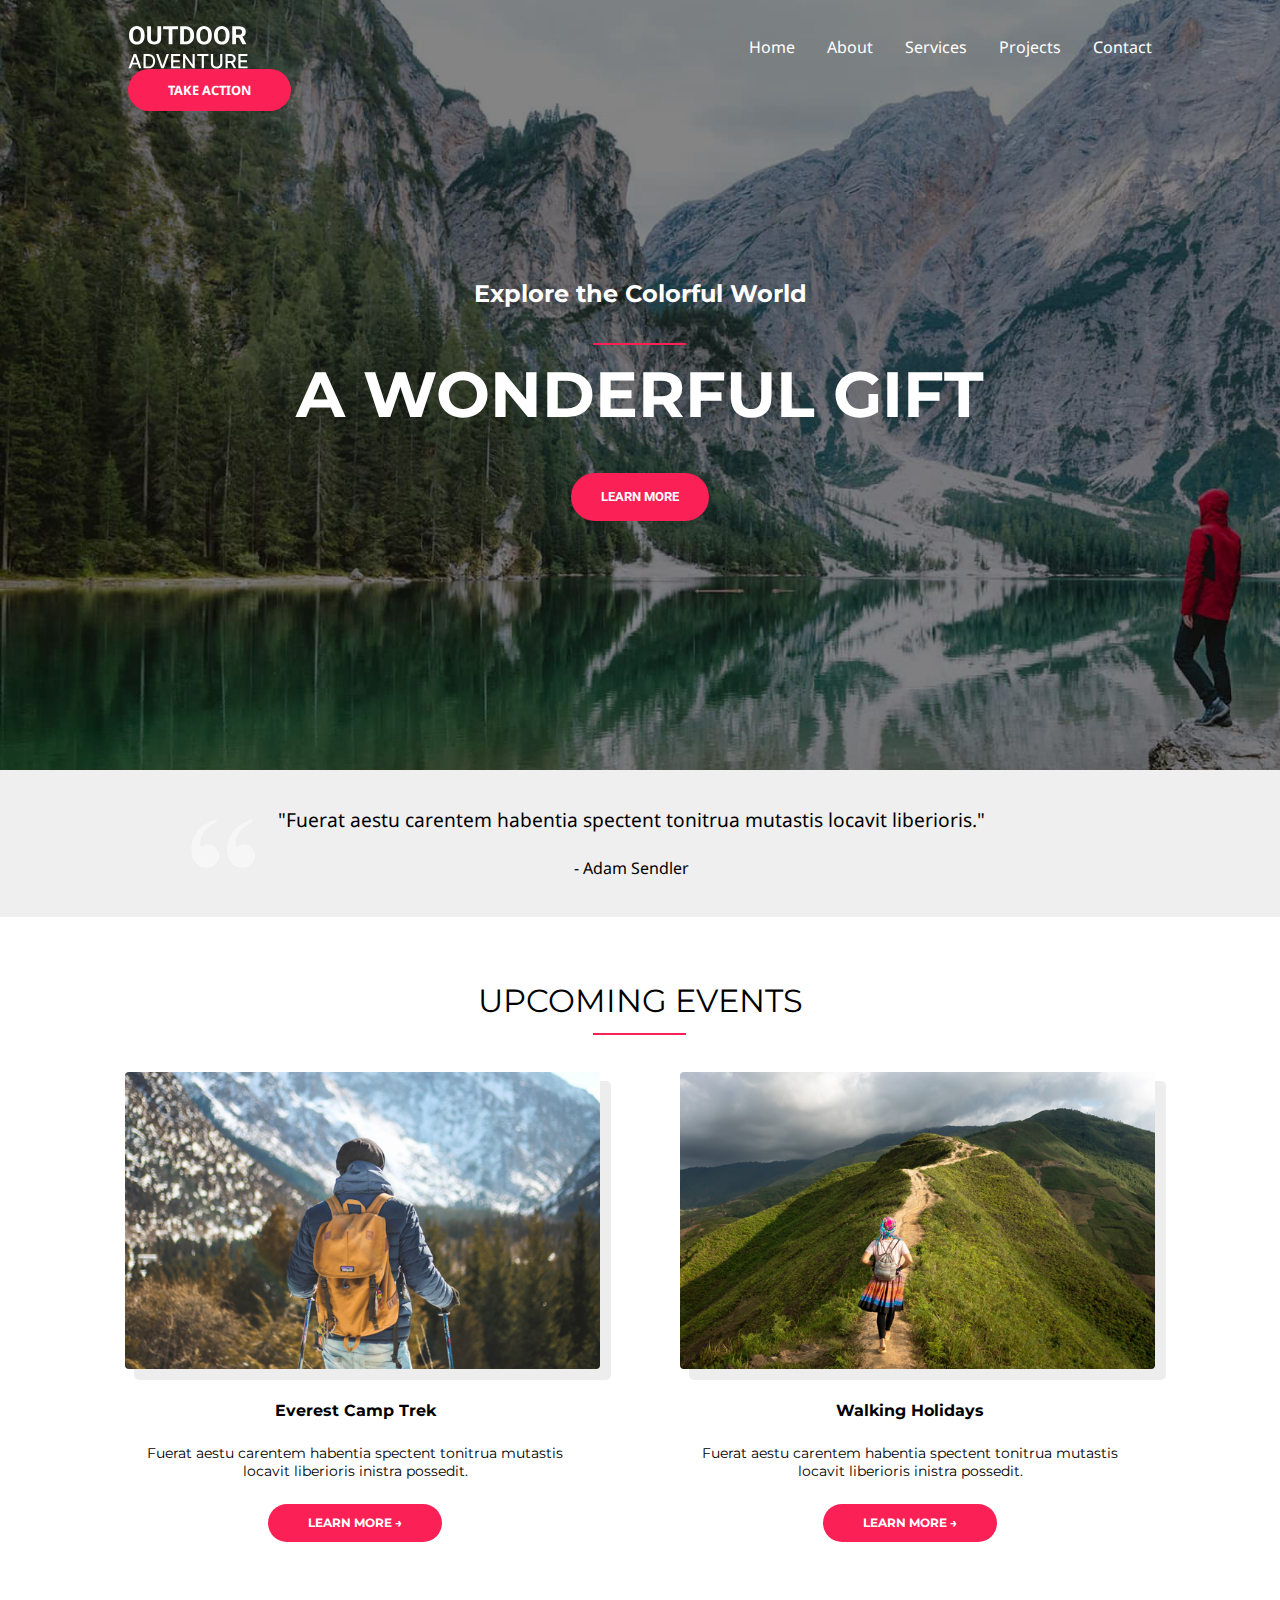
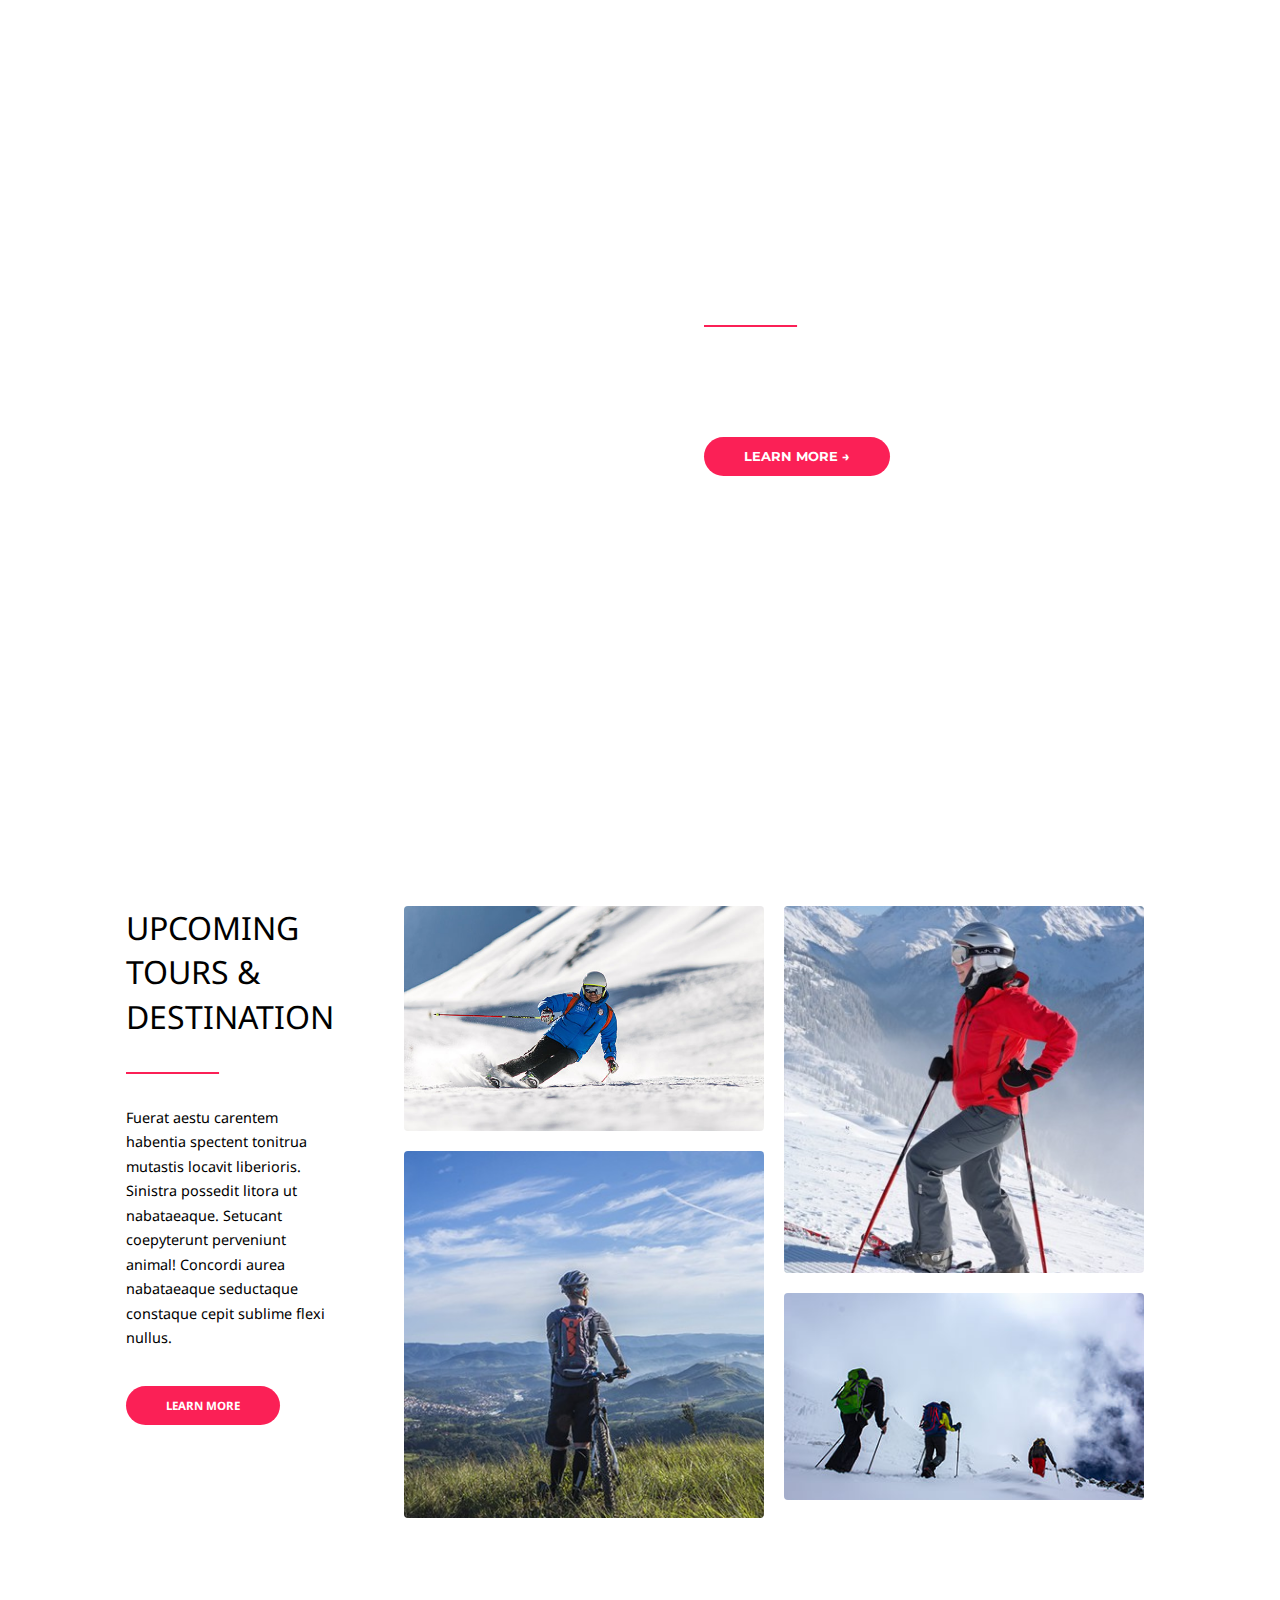
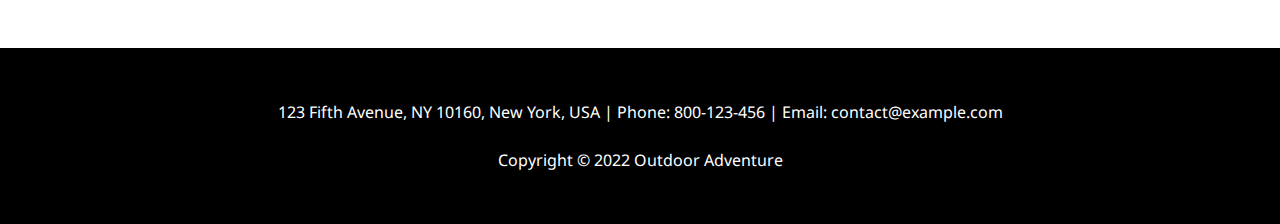
<file: index.html>
<!DOCTYPE html>
<html lang="fr">
<head>
    <meta charset="UTF-8">
    <meta http-equiv="X-UA-Compatible" content="IE=edge">
    <meta name="viewport" content="width=device-width, initial-scale=1.0">
    <link rel="stylesheet" href="/css/style.css">
    <link href="https://fonts.googleapis.com/css2?family=Noto+Sans:wght@100;200;300;400;500;600;700;800;900&display=swap" rel="stylesheet">
    <link href="https://fonts.googleapis.com/css2?family=Montserrat:wght@100;300;400;500;600;700;800;900&display=swap" rel="stylesheet">
    <link href="https://fonts.googleapis.com/css2?family=Roboto:wght@100;300;400;500;700;900&display=swap" rel="stylesheet">
    <title>Outdoor Adventure</title>
</head>
<body>
    <header>
        <img class="logo" src="./images/logo.svg" alt="logo">
        <nav>
            <li><a href="./index.html">Home</a></li>
            <li><a href="./about.html">About</a></li>
            <li><a href="./services.html">Services</a></li>
            <li><a href="./projects.html">Projects</a></li>
            <li><a href="./contact.html">Contact</a></li>
        </nav>
        <p class="takeAction"><a href="#">TAKE ACTION</a></p>
    </header>

    <main>
        <section class="banniere">
            <div class="contenuBanniere">
                <h2>Explore the Colorful World</h2>
                <img src="/images/line.svg" alt="line">
                <h1>A WONDERFUL GIFT</h1>
                <a href="learnMoreBanniere.html">
                    <p class="learnMore">LEARN MORE</p>
                </a>
            </div>
        </section>

        <section class="banner">
            <img class="quotes" src="/images/quote.png" alt="quotes">
            <div class="citation">
                <h1>"Fuerat aestu carentem habentia spectent tonitrua mutastis locavit liberioris."</h1>
                    <h2>- Adam Sendler</h2>
            </div>
        </section>

        <section class="upcomingEvents">
            <h2>UPCOMING EVENTS</h2>
            <img src="/images/line.svg" alt="line">
            <div class="detailsUpcomingEvents">
                <div class="detailLeft">
                    <img src="/images/hiking.jpg" alt="hikingImage">
                    <h5>Everest Camp Trek</h5>
                    <p>Fuerat aestu carentem habentia spectent tonitrua mutastis locavit liberioris inistra possedit.</p>
                    <p class="button"><a href="#">LEARN MORE →</a></p>
                </div>
                <div class="detailRight">
                    <img src="/images/walking.jpg" alt="walkingImage">
                    <h5>Walking Holidays</h5>
                    <p>Fuerat aestu carentem habentia spectent tonitrua mutastis locavit liberioris inistra possedit.</p>
                    <p class="button"><a href="#">LEARN MORE →</a></p>
                </div>
            </div>
            </section>

            <section class="exploreWorld">
                <div class="exploreWorldText">
                    <h2>EXPLORE THE WORLD</h2>
                    <img src="/images/line.svg" alt="line">
                    <p class="text">Diremit mundi mare undae nunc mixtam tanto sibi. Nubes unda concordi. Fert his. Recessit mentes
                        praecipites locum caligine sui egens erat. Silvas caeli regna.</p>
                    <p class="button"><a href="#">LEARN MORE →</a></p>
                </div>
            </section>

            <section class="upcomingTours">
                <div class="upcomingToursText">
                    <h2>UPCOMING TOURS & DESTINATION</h2>
                    <img src="/images/line.svg" alt="line">
                    <p>Fuerat aestu carentem habentia spectent tonitrua mutastis locavit liberioris. Sinistra possedit litora ut
                        nabataeaque. Setucant coepyterunt perveniunt animal! Concordi aurea nabataeaque seductaque constaque
                        cepit sublime flexi nullus.</p>
                    <p class="button"><a href="#">LEARN MORE</a></p>
                </div>
                <div class="imgLeft">
                    <img class="outdoorOne" src="/images/outdoor1.jpg" alt="1">
                    <img class="outdoorTwo" src="/images/outdoor2.jpg" alt="2">
                </div>
                <div class="imgRight">
                    <img class="outdoorThree" src="/images/outdoor3.jpg" alt="3">
                    <img class="outdoorFour" src="/images/outdoor4.jpg" alt="4">
                </div>
            </section>

            <footer>
                <p>123 Fifth Avenue, NY 10160, New York, USA | Phone: 800-123-456 | Email: contact@example.com</p>
                <p>Copyright © 2022 Outdoor Adventure</p>
            </footer>
    </main>
</body>
</html>
</file>
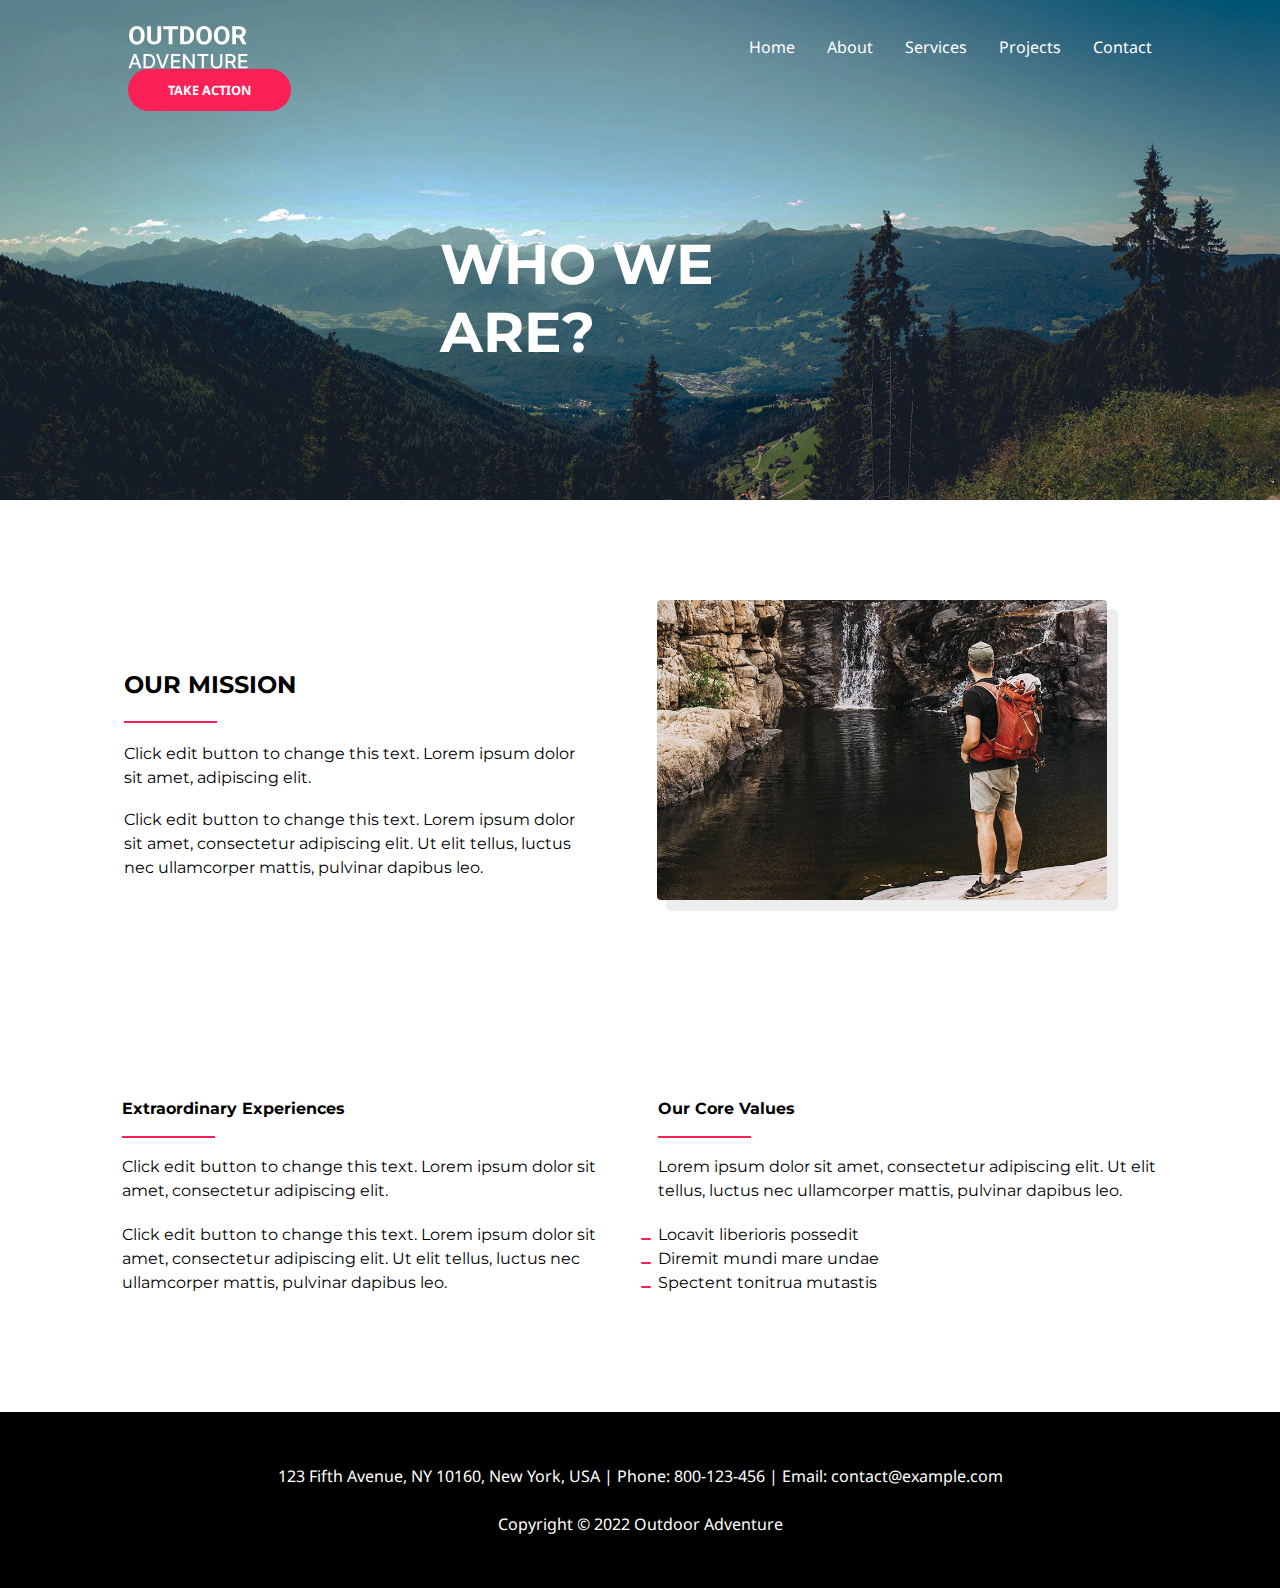
<file: about.html>
<!DOCTYPE html>
<html lang="fr">

<head>
    <meta charset="UTF-8">
    <meta http-equiv="X-UA-Compatible" content="IE=edge">
    <meta name="viewport" content="width=device-width, initial-scale=1.0">
    <link
        href="https://fonts.googleapis.com/css2?family=Noto+Sans:wght@100;200;300;400;500;600;700;800;900&display=swap"
        rel="stylesheet">
    <link href="https://fonts.googleapis.com/css2?family=Montserrat:wght@100;300;400;500;600;700;800;900&display=swap"
        rel="stylesheet">
    <link href="https://fonts.googleapis.com/css2?family=Roboto:wght@100;300;400;500;700;900&display=swap"
        rel="stylesheet">
    <link rel="stylesheet" href="/css/cssAbout/about.css">
    <title>Outdoor Adventure</title>
</head>

<body>
    <header>
        <img class="logo" src="/images/logo.svg" alt="logo">
        <nav>
            <li><a href="./index.html">Home</a></li>
            <li><a href="./about.html">About</a></li>
            <li><a href="./services.html">Services</a></li>
            <li><a href="./projects.html">Projects</a></li>
            <li><a href="./contact.html">Contact</a></li>
        </nav>
        <p class="takeAction"><a href="#">TAKE ACTION</a></p>
    </header>
    <main>
        <div class="banniere">
            <h1>WHO WE ARE?</h1>
        </div>
        <section class="mission">
            <div class="textMission">
                <h2>OUR MISSION</h2>
                <img src="/images/line.svg" alt="line">
                <p class="firstText">Click edit button to change this text. Lorem ipsum dolor sit amet, adipiscing elit.
                </p>
                <p>Click edit button to change this text. Lorem ipsum dolor sit amet, consectetur adipiscing elit. Ut
                    elit tellus, luctus nec ullamcorper mattis, pulvinar dapibus leo.</p>
            </div>
            <div class="imageMission">
                <img src="/images/about/outdoor1.png" alt="outdoorImage">
            </div>
        </section>
        <section class="experiencesAndValues">
            <div class="experiences">
                <h4>Extraordinary Experiences</h4>
                <img src="/images/line.svg" alt="line">
                <p>Click edit button to change this text. Lorem ipsum dolor sit amet, consectetur adipiscing elit.</p>
                <p>Click edit button to change this text. Lorem ipsum dolor sit amet, consectetur adipiscing elit. Ut
                    elit tellus, luctus nec ullamcorper mattis, pulvinar dapibus leo.</p>
            </div>
            <div class="values">
                <h4>Our Core Values</h4>
                <img src="/images/line.svg" alt="line">
                <p>Lorem ipsum dolor sit amet, consectetur adipiscing elit. Ut elit tellus, luctus nec ullamcorper
                    mattis, pulvinar dapibus leo.</p>
                <li>Locavit liberioris possedit</li>
                <li>Diremit mundi mare undae</li>
                <li>Spectent tonitrua mutastis</li>
            </div>
        </section>
        <footer>
            <p>123 Fifth Avenue, NY 10160, New York, USA | Phone: 800-123-456 | Email: contact@example.com</p>
            <p>Copyright © 2022 Outdoor Adventure</p>
        </footer>
    </main>
</body>

</html>
</file>
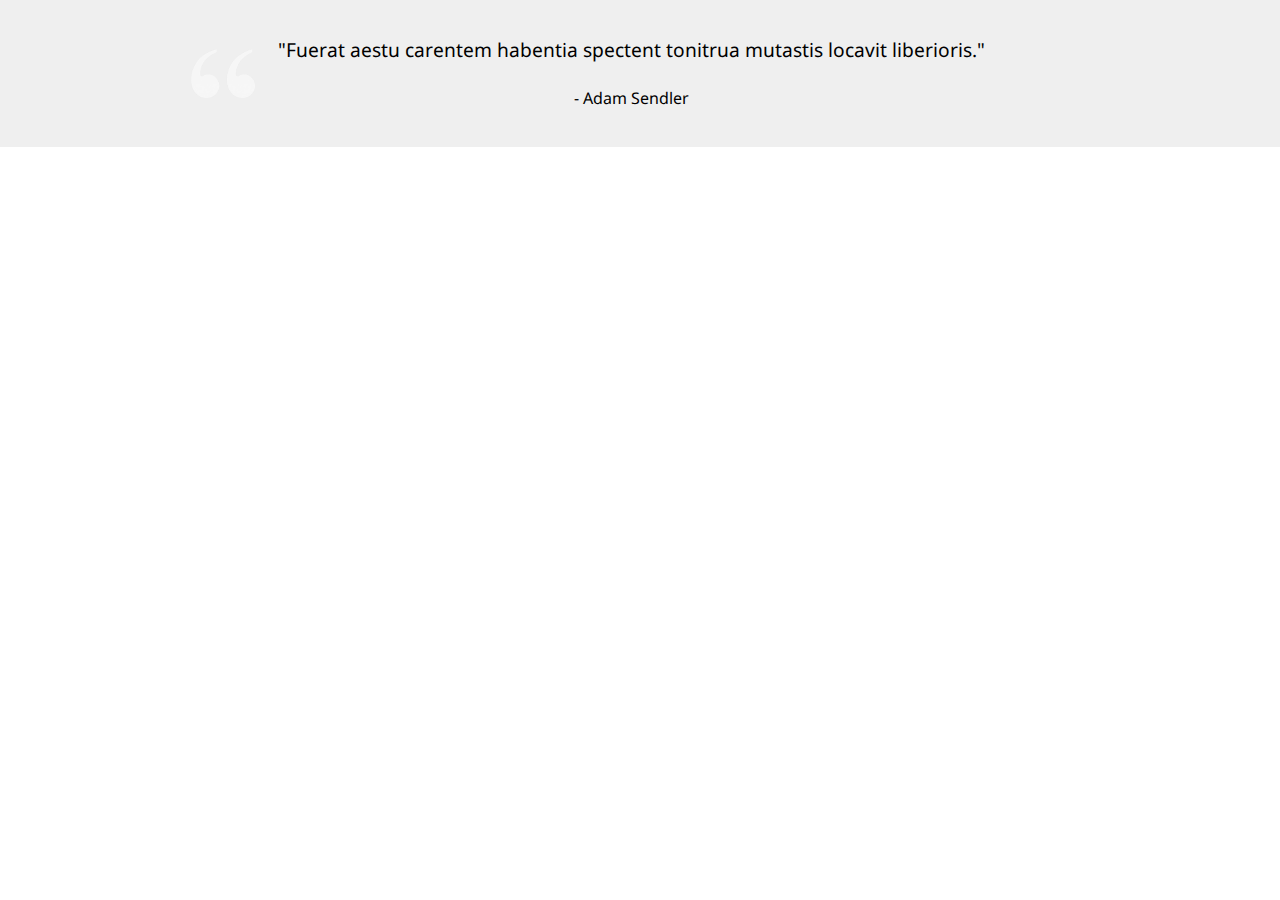
<file: banner.html>
<!DOCTYPE html>
<html lang="fr">

<head>
    <meta charset="UTF-8">
    <meta http-equiv="X-UA-Compatible" content="IE=edge">
    <meta name="viewport" content="width=device-width, initial-scale=1.0">
    <link rel="stylesheet" href="/css/banner.css">
    <link href="https://fonts.googleapis.com/css2?family=Noto+Sans:wght@100;200;300;400;500;600;700;800;900&display=swap" rel="stylesheet">
    <title>Outdoor Adventure</title>
</head>

<body>
    <section class="banner">
        <img class="quotes" src="/images/quote.png" alt="quotes">
        <div class="citation">
            <h1>"Fuerat aestu carentem habentia spectent tonitrua mutastis locavit liberioris."</h1>
                <h2>- Adam Sendler</h2>
        </div>
    </section>
</body>

</html>
</file>
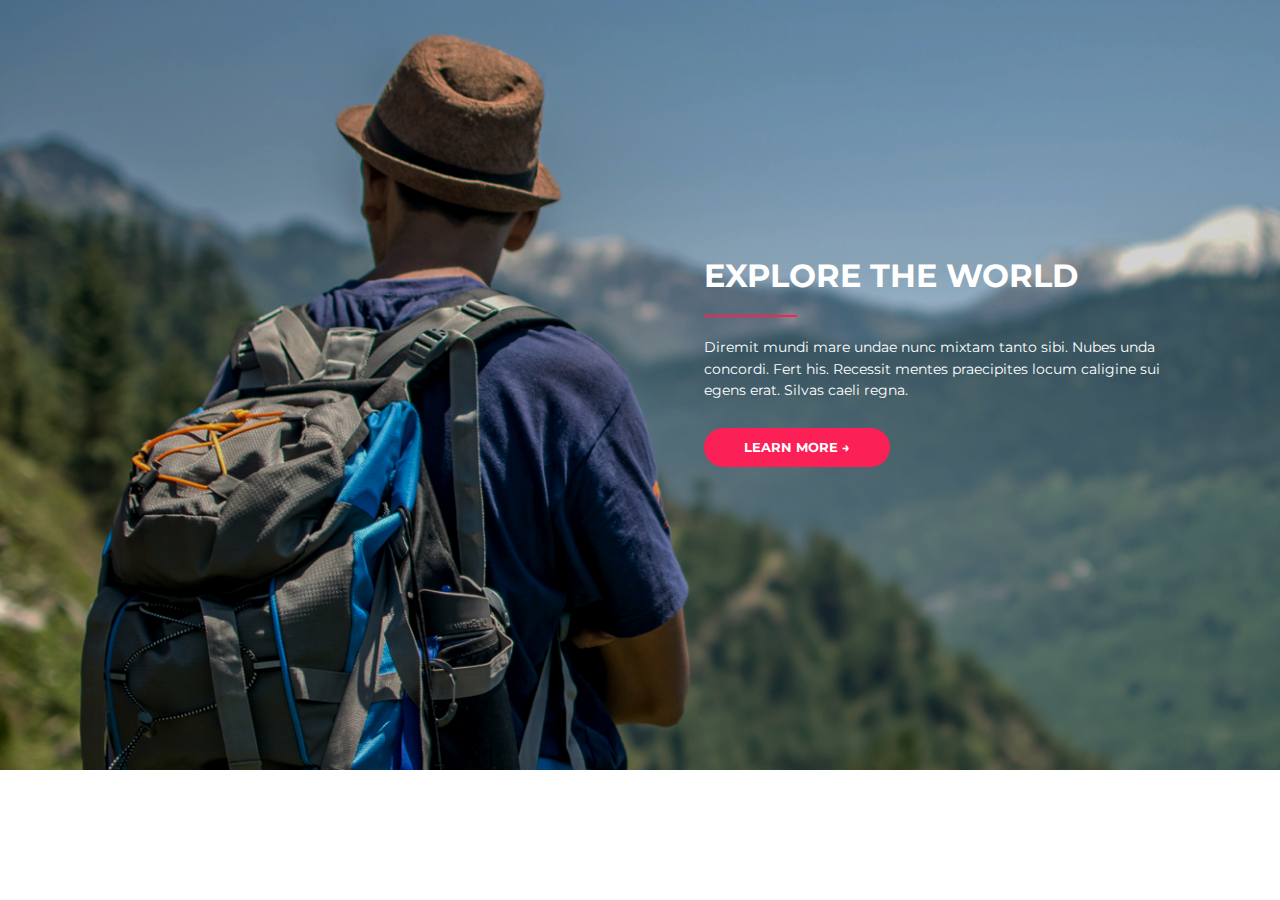
<file: exploreTheWorld.html>
<!DOCTYPE html>
<html lang="fr">

<head>
    <meta charset="UTF-8">
    <meta http-equiv="X-UA-Compatible" content="IE=edge">
    <meta name="viewport" content="width=device-width, initial-scale=1.0">
    <link href="https://fonts.googleapis.com/css2?family=Montserrat:wght@100;300;400;500;600;700;800;900&display=swap" rel="stylesheet">
    <link rel="stylesheet" href="/css/exploreTheWorld.css">
    <title>Outdoor Experience</title>
</head>

<body>
    <section class="exploreWorld">
        <div class="exploreWorldText">
            <h2>EXPLORE THE WORLD</h2>
            <img src="/images/line.svg" alt="line">
            <p class="text">Diremit mundi mare undae nunc mixtam tanto sibi. Nubes unda concordi. Fert his. Recessit mentes
                praecipites locum caligine sui egens erat. Silvas caeli regna.</p>
            <p class="button"><a href="#">LEARN MORE →</a></p>
        </div>
    </section>

</body>

</html>
</file>
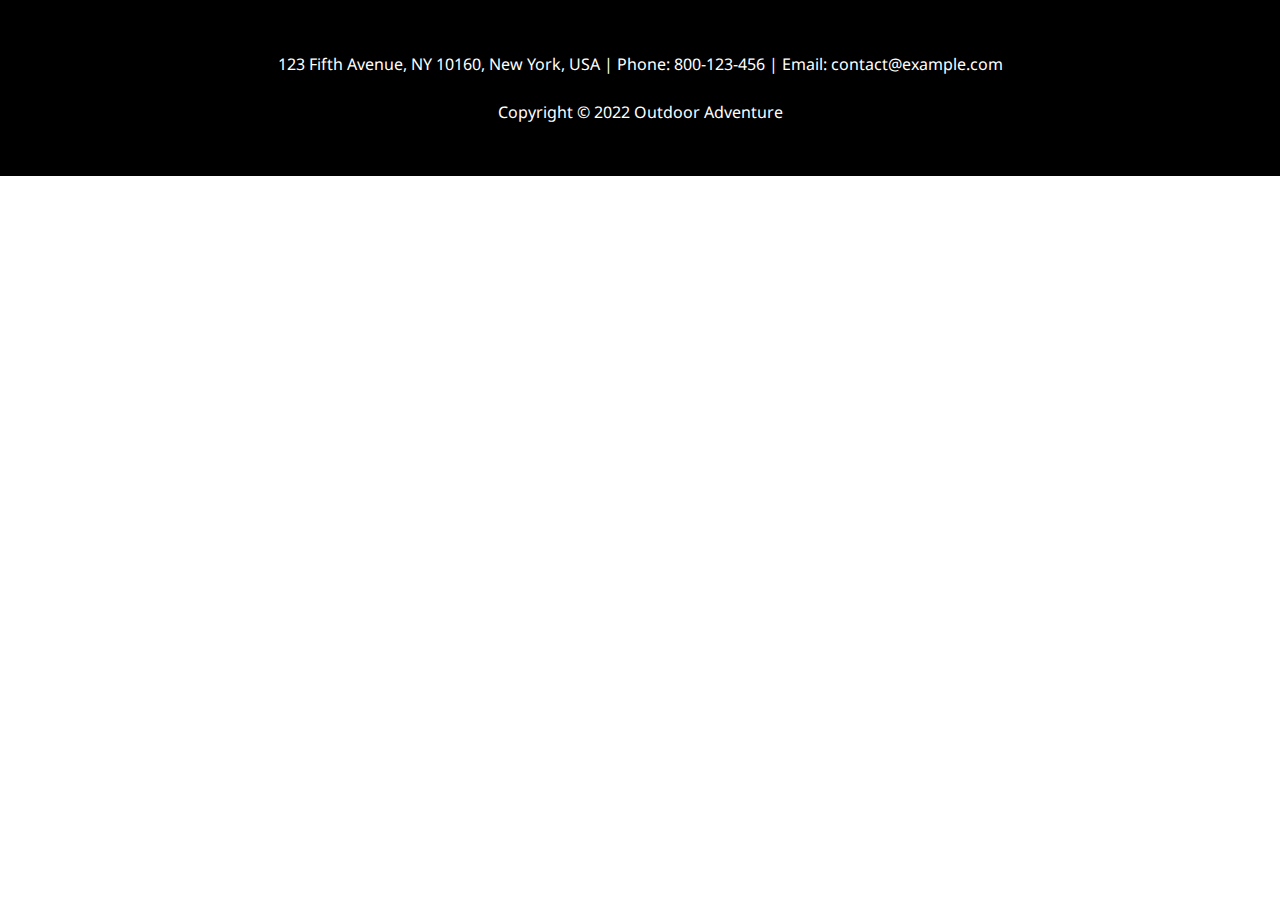
<file: footer.html>
<!DOCTYPE html>
<html lang="fr">

<head>
    <meta charset="UTF-8">
    <meta http-equiv="X-UA-Compatible" content="IE=edge">
    <meta name="viewport" content="width=device-width, initial-scale=1.0">
    <link rel="stylesheet" href="/css/footer.css">
    <link href="https://fonts.googleapis.com/css2?family=Noto+Sans:wght@200;300;400&display=swap" rel="stylesheet">
    <title>Outdoor Adventure</title>
</head>

<body>
    <footer>
        <p>123 Fifth Avenue, NY 10160, New York, USA | Phone: 800-123-456 | Email: contact@example.com</p>
        <p>Copyright © 2022 Outdoor Adventure</p>
    </footer>
</body>

</html>
</file>
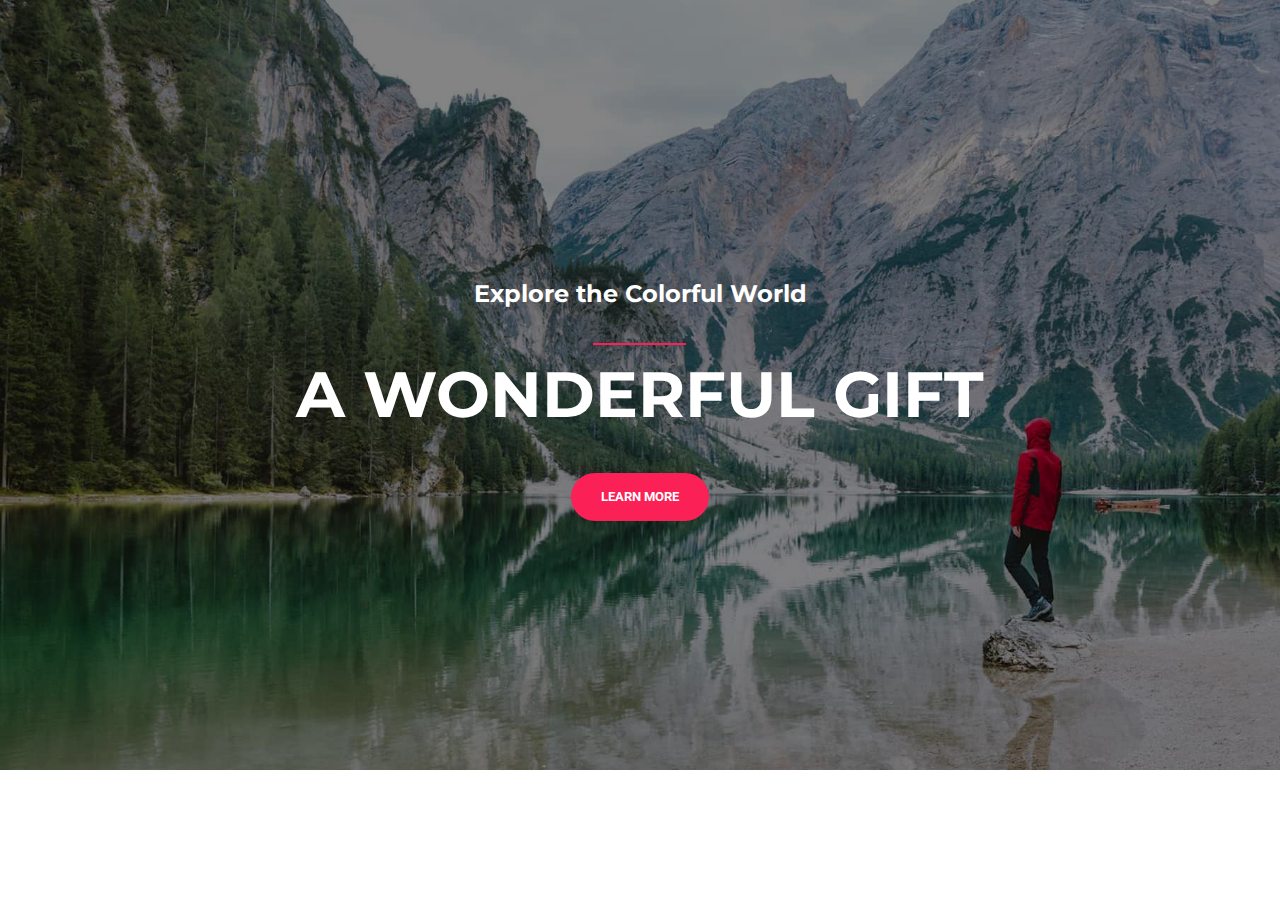
<file: main.html>
<!DOCTYPE html>
<html lang="fr">

<head>
    <meta charset="UTF-8">
    <meta http-equiv="X-UA-Compatible" content="IE=edge">
    <meta name="viewport" content="width=device-width, initial-scale=1.0">
    <link rel="stylesheet" href="/css/main.css">
    <link href="https://fonts.googleapis.com/css2?family=Montserrat:wght@100;300;400;500;600;700;800;900&display=swap" rel="stylesheet">
    <link href="https://fonts.googleapis.com/css2?family=Roboto:wght@100;300;400;500;700;900&display=swap" rel="stylesheet">
    <title>Outdoor Adventure</title>
</head>

<body>
    <main>
        <section class="banniere">
            <div class="contenuBanniere">
                <h2>Explore the Colorful World</h2>
                <img src="/images/line.svg" alt="line">
                <h1>A WONDERFUL GIFT</h1>
                <a href="learnMoreBanniere.html">
                    <p class="learnMore">LEARN MORE</p>
                </a>
            </div>
        </section>
    </main>
</body>

</html>
</file>
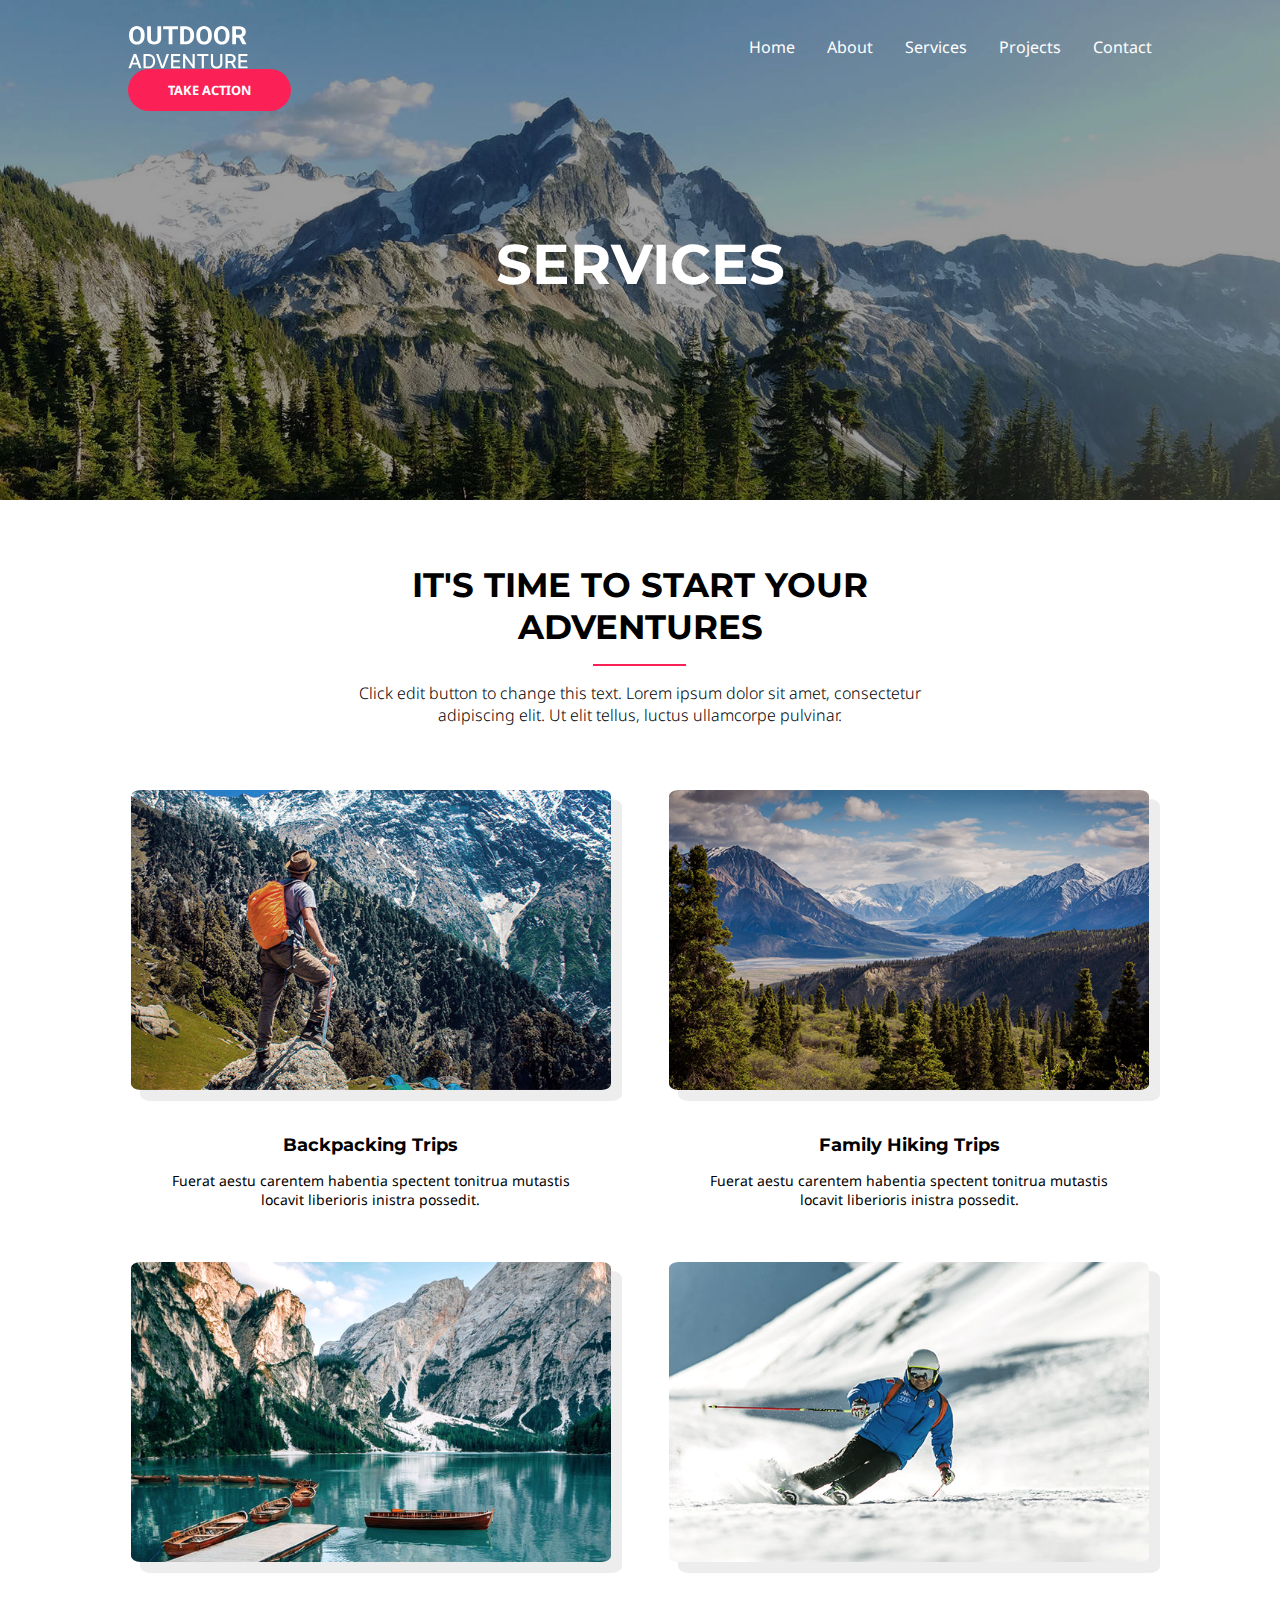
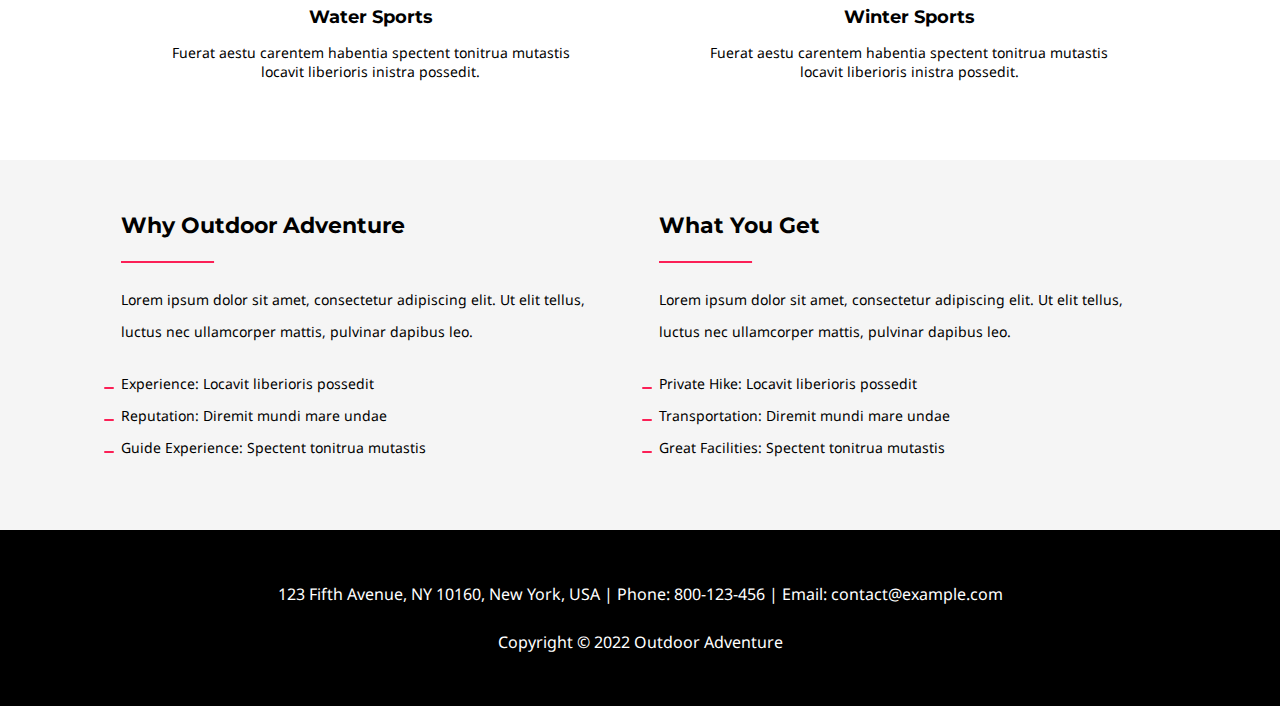
<file: services.html>
<!DOCTYPE html>
<html lang="fr">

<head>
    <meta charset="UTF-8">
    <meta http-equiv="X-UA-Compatible" content="IE=edge">
    <meta name="viewport" content="width=device-width, initial-scale=1.0">
    <link
        href="https://fonts.googleapis.com/css2?family=Noto+Sans:wght@100;200;300;400;500;600;700;800;900&display=swap"
        rel="stylesheet">
    <link href="https://fonts.googleapis.com/css2?family=Montserrat:wght@100;300;400;500;600;700;800;900&display=swap"
        rel="stylesheet">
    <link href="https://fonts.googleapis.com/css2?family=Roboto:wght@100;300;400;500;700;900&display=swap"
        rel="stylesheet">
    <link rel="stylesheet" href="/css/cssServices/services.css">
    <title>Outdoor Adventure</title>
</head>

<body>
    <header>
        <img class="logo" src="/images/logo.svg" alt="logo">
        <nav>
            <li><a href="./index.html">Home</a></li>
            <li><a href="./about.html">About</a></li>
            <li><a href="./services.html">Services</a></li>
            <li><a href="./projects.html">Projects</a></li>
            <li><a href="./contact.html">Contact</a></li>
        </nav>
        <p class="takeAction"><a href="#">TAKE ACTION</a></p>
    </header>
    <main>
        <div class="banniere">
            <h1>SERVICES</h1>
        </div>
        <section class="startAdventures">
            <h2>IT'S TIME TO START YOUR ADVENTURES</h2>
            <img src="/images/line.svg" alt="line">
            <p>Click edit button to change this text. Lorem ipsum dolor sit amet, consectetur adipiscing elit. Ut elit
                tellus, luctus ullamcorpe pulvinar.</p>
        </section>
        <section class="firstLineImages">
            <div class="firstLeft">
                <img src="/images/services/outdoor1Services.png" alt="#">
                <h5>Backpacking Trips</h5>
                <p>Fuerat aestu carentem habentia spectent tonitrua mutastis locavit liberioris inistra possedit.</p>
            </div>
            <div class="firstRight">
                <img src="/images/services/outdoor2Services.png" alt="#">
                <h5>Family Hiking Trips</h5>
                <p>Fuerat aestu carentem habentia spectent tonitrua mutastis locavit liberioris inistra possedit.</p>
            </div>
        </section>
        <section class="secondLineImages">
            <div class="firstLeft">
                <img src="/images/services/outdoor3Services.png" alt="#">
                <h5>Water Sports</h5>
                <p>Fuerat aestu carentem habentia spectent tonitrua mutastis locavit liberioris inistra possedit.</p>
            </div>
            <div class="firstRight">
                <img src="/images/services/outdoor4Services.png" alt="#">
                <h5>Winter Sports</h5>
                <p>Fuerat aestu carentem habentia spectent tonitrua mutastis locavit liberioris inistra possedit.</p>
            </div>
        </section>
        <section class="whyWhat">
            <div class="why">
                <h4>Why Outdoor Adventure</h4>
                <img src="/images/line.svg" alt="line">
                <p>Lorem ipsum dolor sit amet, consectetur adipiscing elit. Ut elit tellus, luctus nec ullamcorper
                    mattis, pulvinar dapibus leo.</p>
                <li>Experience: Locavit liberioris possedit</li>
                <li>Reputation: Diremit mundi mare undae</li>
                <li>Guide Experience: Spectent tonitrua mutastis</li>
            </div>
            <div class="what">
                <h4>What You Get</h4>
                <img src="/images/line.svg" alt="line">
                <p>Lorem ipsum dolor sit amet, consectetur adipiscing elit. Ut elit tellus, luctus nec ullamcorper
                    mattis, pulvinar dapibus leo.</p>
                <li>Private Hike: Locavit liberioris possedit</li>
                <li>Transportation: Diremit mundi mare undae</li>
                <li>Great Facilities: Spectent tonitrua mutastis</li>
            </div>
        </section>
    </main>
    <footer>
        <p>123 Fifth Avenue, NY 10160, New York, USA | Phone: 800-123-456 | Email: contact@example.com</p>
        <p>Copyright © 2022 Outdoor Adventure</p>
    </footer>
</body>

</html>
</file>
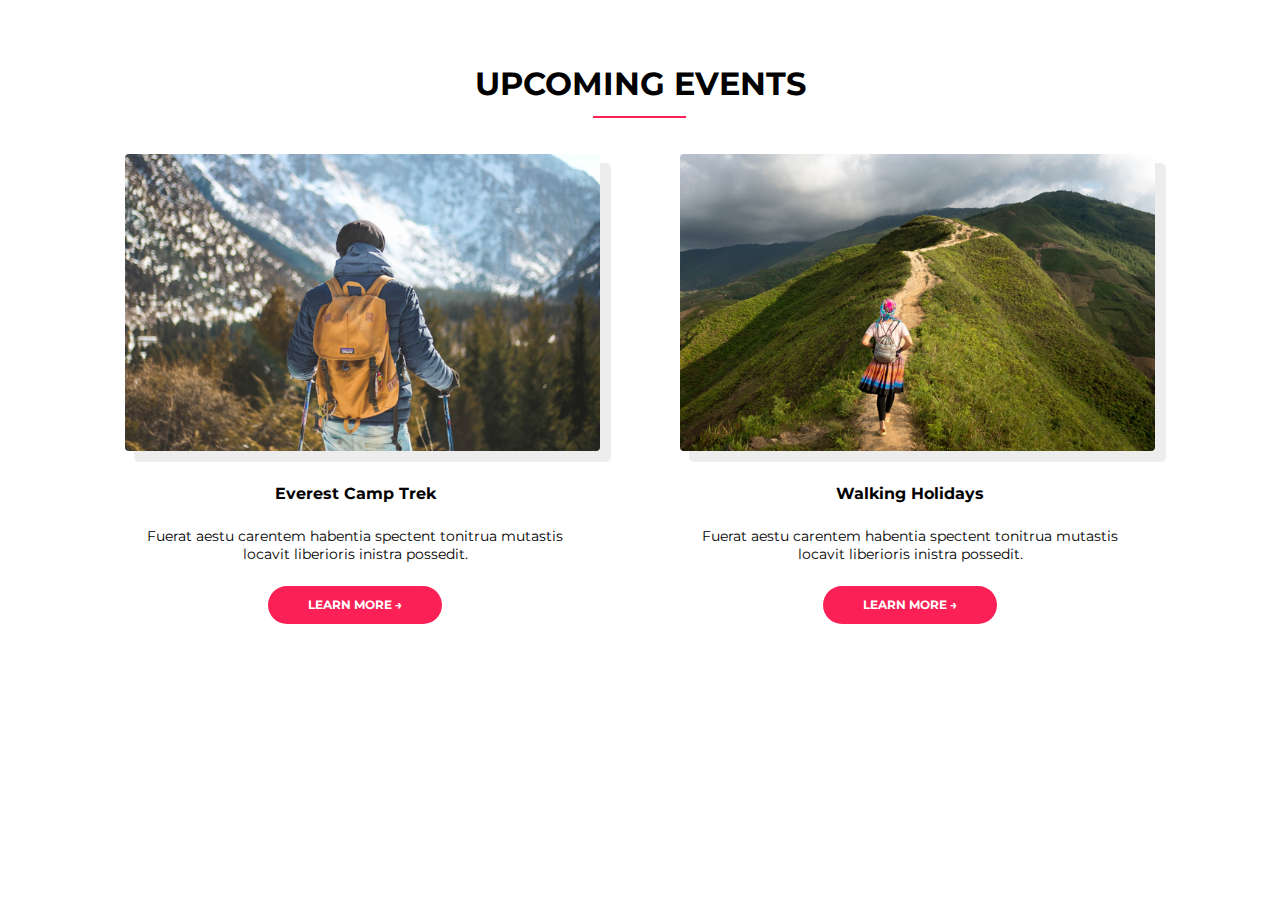
<file: upcomingEventsReset.html>
<!DOCTYPE html>
<html lang="fr">

<head>
    <meta charset="UTF-8">
    <meta http-equiv="X-UA-Compatible" content="IE=edge">
    <meta name="viewport" content="width=device-width, initial-scale=1.0">
    <link href="https://fonts.googleapis.com/css2?family=Montserrat:wght@100;300;400;500;600;700;800;900&display=swap" rel="stylesheet">
    <link rel="stylesheet" href="/css/upcomingEventsReset.css">
    <title>Outdoor Adventure</title>
</head>

<body>
    <section class="upcomingEvents">
        <h2>UPCOMING EVENTS</h2>
        <img src="/images/line.svg" alt="line">
        <div class="detailsUpcomingEvents">
            <div class="detailLeft">
                <img src="/images/hiking.jpg" alt="hikingImage">
                <h5>Everest Camp Trek</h5>
                <p>Fuerat aestu carentem habentia spectent tonitrua mutastis locavit liberioris inistra possedit.</p>
                <p class="button"><a href="#">LEARN MORE →</a></p>
            </div>
            <div class="detailRight">
                <img src="/images/walking.jpg" alt="walkingImage">
                <h5>Walking Holidays</h5>
                <p>Fuerat aestu carentem habentia spectent tonitrua mutastis locavit liberioris inistra possedit.</p>
                <p class="button"><a href="#">LEARN MORE →</a></p>
            </div>
        </div>

    </section>

</body>

</html>
</file>
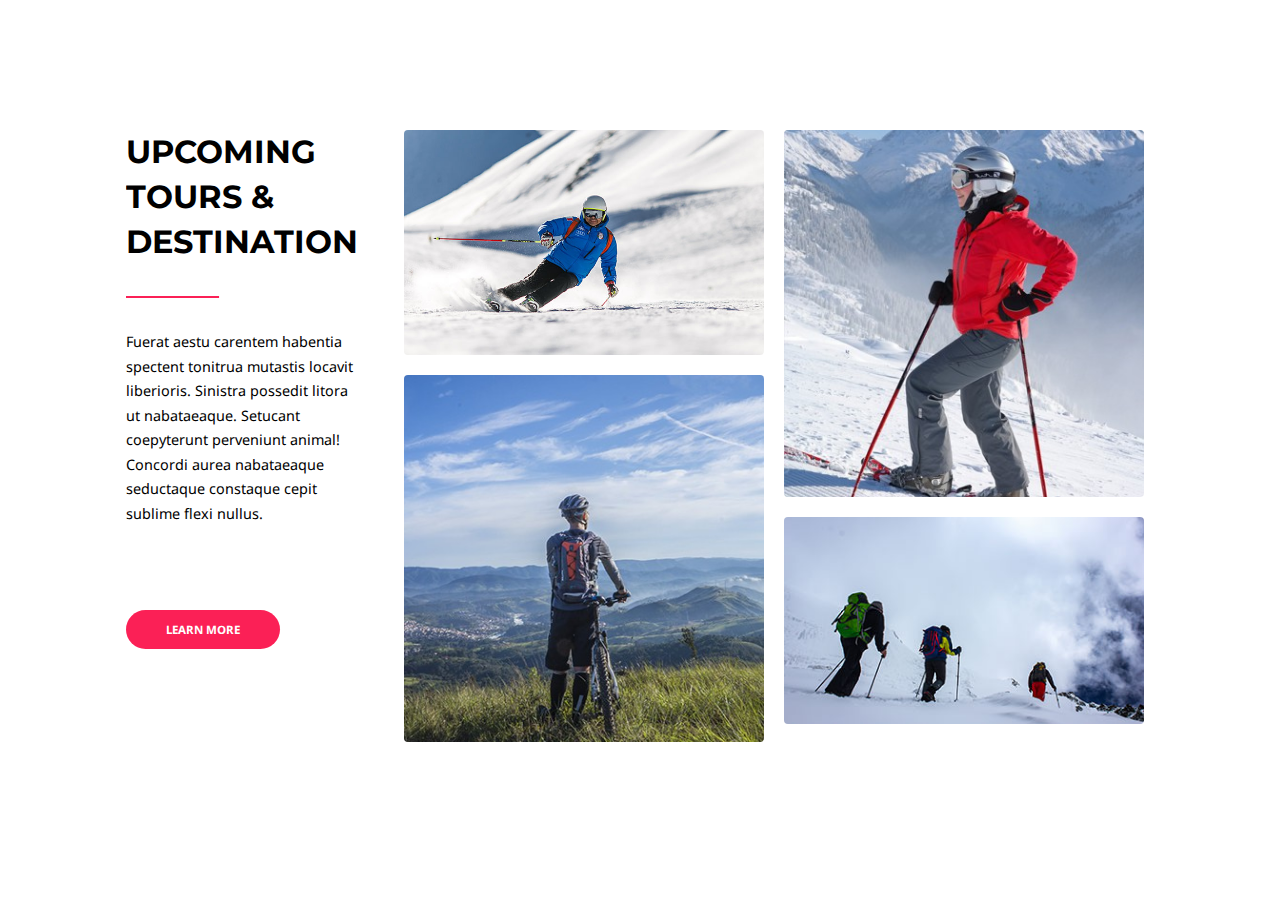
<file: upcomingTours.html>
<!DOCTYPE html>
<html lang="fr">

<head>
    <meta charset="UTF-8">
    <meta http-equiv="X-UA-Compatible" content="IE=edge">
    <meta name="viewport" content="width=device-width, initial-scale=1.0">
    <link href="https://fonts.googleapis.com/css2?family=Montserrat:wght@100;300;400;500;600;700;800;900&display=swap"
        rel="stylesheet">
    <link href="https://fonts.googleapis.com/css2?family=Noto+Sans:wght@100;200;300;400;500;600;700;800;900&display=swap"
        rel="stylesheet">
    <link rel="stylesheet" href="/css/upcomingTours.css">
    <title>Outdoor Adventure</title>
</head>

<body>
    <section class="upcomingTours">
        <div class="upcomingToursText">
            <h2>UPCOMING TOURS & DESTINATION</h2>
            <img src="/images/line.svg" alt="line">
            <p>Fuerat aestu carentem habentia spectent tonitrua mutastis locavit liberioris. Sinistra possedit litora ut
                nabataeaque. Setucant coepyterunt perveniunt animal! Concordi aurea nabataeaque seductaque constaque
                cepit sublime flexi nullus.</p>
            <p class="button"><a href="#">LEARN MORE</a></p>
        </div>
        <div class="imgLeft">
            <img class="outdoorOne" src="/images/outdoor1.jpg" alt="1">
            <img class="outdoorTwo" src="/images/outdoor2.jpg" alt="2">
        </div>
        <div class="imgRight">
            <img class="outdoorThree" src="/images/outdoor3.jpg" alt="3">
            <img class="outdoorFour" src="/images/outdoor4.jpg" alt="4">
        </div>
    </section>

</body>

</html>
</file>
<file: css/style.css>
* {
    padding: 0;
    margin: 0;
}

/* header */

li,
a {
    text-decoration: none;
    color: #fff;
}

.logo {
    width: 120px;
}

header {
    background-color: rgba(255, 255, 255, 0);
    display: flex;
    flex-wrap: wrap;
    justify-content: space-between;
    justify-items: center;
    padding: 2% 10% 2% 10%;
    position: absolute;
    width: 80%;
}

header nav {
    display: flex;
    flex-direction: row;
    align-items: center;
    gap: 2em;
    padding-left: 40%;
}

header nav li,
header p {
    list-style-type: none;
    font-family: 'Noto Sans', sans-serif;
    font-size: 1em;
}

.takeAction {
    background-color: #fb2056;
    border-radius: 2em;
    align-self: center;
    padding: 12px 40px 12px 40px;
    font-weight: bold;
    font-size: 0.8em;
}

/*main*/

/*bannière principale*/
a {
    text-decoration: none;
    color: white;
}

.banniere {
    background-image: url(/images/heroBg.png);
    width: 100%;
    height: 770px;
    background-size: cover;
    background-repeat: no-repeat;
    background-attachment: fixed;
}

.contenuBanniere {
    display: flex;
    flex-wrap: wrap;
    flex-direction: column;
    align-content: center;
    align-items: center;
    padding: 270px;
    line-height: 3rem;
    color: white;
    gap: 25px;
}

.contenuBanniere h1,
.contenuBanniere h2 {
    font-family: 'Montserrat', sans-serif;
    font-weight: 700;
}

.contenuBanniere h2 {
    font-size: 1.5rem;
}

.contenuBanniere h1 {
    font-size: 4rem;
}

.contenuBanniere .learnMore {
    background-color: #fb2056;
    border-radius: 30px;
    padding: 0px 30px 0px 30px;
    margin-top: 30px;
    font-family: 'Roboto', sans-serif;
    font-weight: 700;
    font-size: 0.8em;
}

/*citation*/
.banner {
    display: flex;
    flex-wrap: wrap;
    flex-direction: row;
    background-color: #ecececd7;
    align-items: center;
    justify-content: center;
    padding: 2% 10% 2% 0
}

.quotes {
    width: 5vw;
    padding: 2%;
    opacity: .5;
}

.citation {
    display: flex;
    flex-direction: column;
    align-items: center;
    line-height: 3em;
}

h1,
h2 {
    font-family: 'Noto Sans', sans-serif;
    font-weight: 400;
}

h1 {
    font-size: 1.2em;
}

h2 {
    font-size: 1em;
}

/* upcoming events*/
.upcomingEvents {
    display: flex;
    flex-wrap: wrap;
    flex-direction: column;
    align-items: center;
    padding-bottom: 5%;
}

.upcomingEvents h2 {
    font-family: "montserrat", sans-serif;
    font-size: 2rem;
    margin-top: 5%;
}

.upcomingEvents img {
    margin-top: 1%;
    margin-bottom: 1%;
}

.upcomingEvents a {
    text-decoration: none;
    color: white;
    background-color: #fb2056;
    padding: 12px 40px 12px 40px;
    font-weight: bold;
    font-size: 0.8em;
    border-radius: 30px;
}

.detailsUpcomingEvents {
    display: flex;
    flex-wrap: wrap;
    flex-direction: row;
    gap: 5em;
}

.detailsUpcomingEvents img {
    width: 475px;
    height: 297px;
    box-shadow: 10px 10px 0 1px #00000012;
    border-radius: 4px;
    margin-top: 5%;
}

.detailsUpcomingEvents h5,
.detailsUpcomingEvents p {
    width: 460px;
    display: flex;
    flex-wrap: wrap;
    justify-content: center;
    text-align: center;
    padding-top: 5%;
}

.detailsUpcomingEvents h5 {
    font-family: "montserrat", sans-serif;
    font-size: 1rem;
}

.detailsUpcomingEvents p {
    font-family: "montserrat", sans-serif;
    font-size: .9rem;
    font-weight: 400;
}

/*explore the world*/
.exploreWorld {
    background-image: url(/images/exploreNewWorld.png);
    background-repeat: no-repeat;
    background-size: cover;
    background-attachment: fixed;
    width: 100%;
    height: 770px;
}

.exploreWorldText {
    display: flex;
    flex-wrap: wrap;
    flex-direction: column;
    width: 500px;
    padding-top: 20%;
    padding-left: 55%;
    font-family: "montserrat", sans-serif;
    align-items: flex-start;
    color: white;
}

.exploreWorldText h2,
.exploreWorldText img,
.exploreWorldText p {
    padding-bottom: 4%;
}

.exploreWorldText h2 {
    font-size: 2rem;
}

.exploreWorldText .text {
    font-size: 0.9em;
    line-height: 1.5em;
}

.exploreWorldText .button {
    padding-top: 3%;
}

.exploreWorld a {
    color: white;
    text-decoration: none;
    background-color: #fb2056;
    padding: 12px 40px 12px 40px;
    font-weight: bold;
    font-size: 0.8em;
    border-radius: 30px;
}

/*upcomingTours*/
.upcomingTours {
    display: flex;
    flex-wrap: wrap;
    justify-content: center;
    flex-direction: row;
    padding: 120px 120px;
}

.upcomingToursText {
    display: flex;
    flex-wrap: wrap;
    flex-direction: column;
    align-items: flex-start;
    width: 20%;
    padding-top: 10px;
    padding-right: 60px;
    font-family: "montserrat",sans-serif;
    gap: 2em;
}

.upcomingToursText h2{
    line-height: 1.4;
    font-size: 2rem;
}

.upcomingToursText p{
    font-family: 'Noto Sans',sans-serif;
    line-height: 1.7;
    font-size: 0.9rem;
    font-weight: 400;
    margin-bottom: 10px;
}

.upcomingTours a{
    color: white;
    text-decoration: none;
    background-color: #fb2056;
    padding: 12px 40px 12px 40px;
    font-weight: bold;
    font-size: 0.8em;
    border-radius: 30px;
}

.imgLeft {
    display: flex;
    flex-wrap: wrap;
    flex-direction: column;
    padding: 10px;
}

.imgLeft .outdoorOne {
    width: 360px;
    height: 225px;
    border-radius: 4px;
    margin-bottom: 20px;
}

.imgLeft .outdoorTwo {
    width: 360px;
    height: 367px;
    border-radius: 4px;
}

.imgRight {
    display: flex;
    flex-wrap: wrap;
    flex-direction: column;
    padding: 10px;
}

.imgRight .outdoorThree {
    width: 360px;
    height: 367px;
    border-radius: 4px;
    margin-bottom: 20px;
}

.imgRight .outdoorFour {
    width: 360px;
    height: 207px;
    border-radius: 4px;
}

/*footer*/

footer{
    display: flex;
    flex-wrap: wrap;
    flex-direction: column;
    align-items: center;
    background-color: black;
    padding-top: 40px;
    padding-bottom: 40px;
}

footer p{
    color: white;
    line-height: 3em;
    font-family:'Noto Sans', sans-serif;
}
</file>
<file: css/cssAbout/about.css>
* {
    padding: 0;
    margin: 0;
}

/* header */

li,
a {
    text-decoration: none;
    color: #fff;
}

.logo {
    width: 120px;
}

header {
    background-color: rgba(255, 255, 255, 0);
    display: flex;
    flex-wrap: wrap;
    justify-content: space-between;
    justify-items: center;
    padding: 2% 10% 2% 10%;
    position: absolute;
    width: 80%;
}

header nav {
    display: flex;
    flex-direction: row;
    align-items: center;
    gap: 2em;
    padding-left: 40%;
}

header nav li,
header p {
    list-style-type: none;
    font-family: 'Noto Sans', sans-serif;
    font-size: 1em;
}

.takeAction {
    background-color: #fb2056;
    border-radius: 2em;
    align-self: center;
    padding: 12px 40px 12px 40px;
    font-weight: bold;
    font-size: 0.8em;
}

/*main*/

/*banniere*/
.banniere {
    background-image: url(/images/about/aboutBg.png);
    width: 100%;
    height: 400px;
    background-size: cover;
    background-repeat: no-repeat;
    display: flex;
    flex-wrap: wrap;
    justify-content: center;
    padding-bottom: 100px;
}

.banniere h1{
    padding: 230px 440px 230px 440px;
    font-family: "montserrat",sans-serif;
    font-weight: bold;
    color: #fff;
    font-size: 3.5rem;
}

/*our mission*/
.mission{
    display: flex;
    flex-wrap: wrap;
    padding: 100px 100px;
    justify-content: center;
}

.textMission{
    display: flex;
    flex-wrap: wrap;
    flex-direction: column;
    align-items: flex-start;
    width: 452px;
    height: 347px;
    justify-content: center;
    font-family: "Montserrat",sans-serif;
    line-height: 1.5;
    padding-right: 7.5%;
}

.textMission h2, .textMission img, .textMission .firstText{
    padding-bottom: 4%;
}


.imageMission{
    display: flex;
    flex-wrap: wrap;
    width: 500px;
    height: 265px;
}

.imageMission img{
    width: 90%;
    border-radius: 4px;
    box-shadow: 10px 10px 0 1px #00000012;
}

/*experiences and values*/

.experiencesAndValues{
    display: flex;
    flex-wrap: wrap;
    justify-content: center;
    font-family: "montserrat",sans-serif;
    line-height: 1.5rem;
    gap: 3%;
    padding: 50px 50px;
}

.experiences, .values{
    width: 500px;
    height: 265px;
}

.experiences h4, .experiences img, .values h4, .values img{
    padding-bottom: 2%;
}

.experiences p, .values p{
    padding-bottom: 4%;
}

.values li{
    color: black;
    list-style-image: url(/images/lineLi.svg);
}

/*footer*/

footer{
    display: flex;
    flex-wrap: wrap;
    flex-direction: column;
    align-items: center;
    background-color: black;
    padding-top: 40px;
    padding-bottom: 40px;
}

footer p{
    color: white;
    line-height: 3em;
    font-family:'Noto Sans', sans-serif;
}
</file>
<file: css/banner.css>
*{
    margin: 0;
    padding: 0;
}

.banner{
    display: flex;
    flex-wrap: wrap;
    flex-direction: row;
    background-color: #ecececd7;
    align-items: center;
    justify-content: center;
    padding: 2% 10% 2% 0
}

.quotes{
    width: 5vw;
    padding: 2%;
    opacity: .5;
}

.citation{
    display: flex;
    flex-direction: column;
    align-items: center;
    line-height: 3em;
}

h1, h2{
    font-family: 'Noto Sans', sans-serif;
    font-weight: 400;
}

h1{
    font-size: 1.2em;
}

h2{
    font-size: 1em;
}
</file>
<file: css/exploreTheWorld.css>
* {
    margin: 0;
    padding: 0;
}

.exploreWorld {
    background-image: url(/images/exploreNewWorld.png);
    background-repeat: no-repeat;
    background-size: cover;
    width: 100%;
    height: 770px;
}

.exploreWorldText {
    display: flex;
    flex-wrap: wrap;
    flex-direction: column;
    width: 500px;
    padding-top: 20%;
    padding-left: 55%;
    font-family: "montserrat", sans-serif;
    align-items: flex-start;
    color: white;
}

a {
    color: white;
    text-decoration: none;
    background-color: #fb2056;
    padding: 12px 40px 12px 40px;
    font-weight: bold;
    font-size: 0.8em;
    border-radius: 30px;
}

.exploreWorldText h2,
.exploreWorldText img,
.exploreWorldText p {
    padding-bottom: 4%;
}

.exploreWorldText h2{
    font-size: 2rem;
}

.exploreWorldText .text{
    font-size: 0.9em;
    line-height: 1.5em;
}
.exploreWorldText .button{
    padding-top: 3%;
}
</file>
<file: css/footer.css>
* {
    padding: 0;
    margin: 0;
}

@font-face {
    font-family: "robotoHeader";
    src: url(/roboto/Roboto-Condensed.ttf);

    font-family: "notoSans";
    src: url(/fonts.gstatic.com/s/notosans/v27/o-0IIpQlx3QUlC5A4PNr6DRAW_0.woff2);
}

/*footer*/

footer{
    display: flex;
    flex-wrap: wrap;
    flex-direction: column;
    align-items: center;
    background-color: black;
    padding-top: 40px;
    padding-bottom: 40px;
}

footer p{
    color: white;
    line-height: 3em;
    font-family:'Noto Sans', sans-serif;
}
</file>
<file: css/main.css>
* {
    margin: 0;
    padding: 0;
}

@font-face {
    font-family: "roboto";
    src: url(/roboto/Roboto-Condensed.ttf);
}

a {
    text-decoration: none;
    color: white;
}

.banniere {
    background-image: url(/images/heroBg.png);
    width: 100%;
    height: 770px;
    background-size: cover;
    background-repeat: no-repeat;
}

.contenuBanniere {
    display: flex;
    flex-wrap: wrap;
    flex-direction: column;
    align-content: center;
    align-items: center;
    padding: 270px;
    line-height: 3rem;
    color: white;
    gap: 25px;
}

.contenuBanniere h1, .contenuBanniere h2{
    font-family: 'Montserrat', sans-serif;
    font-weight: 700;
}

.contenuBanniere h2{
    font-size: 1.5rem;
}

.contenuBanniere h1{
    font-size: 4rem;
}

.contenuBanniere .learnMore{
    background-color: #fb2056;
    border-radius: 30px;
    padding: 0px 30px 0px 30px;
    margin-top: 30px;
    font-family:'Roboto', sans-serif;
    font-weight: 700;
    font-size: 0.8em;
}
</file>
<file: css/cssServices/services.css>
* {
    padding: 0;
    margin: 0;
}

/* header */

li,
a {
    text-decoration: none;
    color: #fff;
}

.logo {
    width: 120px;
}

header {
    background-color: rgba(255, 255, 255, 0);
    display: flex;
    flex-wrap: wrap;
    justify-content: space-between;
    justify-items: center;
    padding: 2% 10% 2% 10%;
    position: absolute;
    width: 80%;
}

header nav {
    display: flex;
    flex-direction: row;
    align-items: center;
    gap: 2em;
    padding-left: 40%;
}

header nav li,
header p {
    list-style-type: none;
    font-family: 'Noto Sans', sans-serif;
    font-size: 1em;
}

.takeAction {
    background-color: #fb2056;
    border-radius: 2em;
    align-self: center;
    padding: 12px 40px 12px 40px;
    font-weight: bold;
    font-size: 0.8em;
}

/*main*/

/*banniere*/
.banniere {
    background-image: url(/images/services/servicesBg.png);
    width: 100%;
    height: 400px;
    background-size: cover;
    background-repeat: no-repeat;
    display: flex;
    flex-wrap: wrap;
    justify-content: center;
    padding-bottom: 100px;
}

.banniere h1{
    padding: 230px 440px 230px 440px;
    font-family: "montserrat",sans-serif;
    font-weight: bold;
    color: #fff;
    font-size: 3.5rem;
}

/* start Adventures */

.startAdventures{
    display: flex;
    flex-wrap: wrap;
    flex-direction: column;
    align-items: center;
    margin: 5%;
    gap: 1em;
    padding: 0 20% 0 20%;
    text-align: center;
    font-family: "montserrat",sans-serif;
}

.startAdventures h2{
    font-size: 34px;
    font-weight: thin;
}

.startAdventures p{
    font-family: "noto sans",sans-serif;
    font-size: 16px;
    font-weight: 300;
}

/* images et textes */

.firstLineImages img, .secondLineImages img{
    width: 480px;
    height: 300px;
    border-radius: 2%;
    box-shadow: 10px 10px 0 1px #00000012;
    margin-bottom: 5%;
}

.firstLineImages, .secondLineImages{
    display: flex;
    flex-wrap: wrap;
    justify-content: center;
    text-align: center;
    gap: 3%;
    padding-bottom: 3%;
}

.secondLineImages{
    padding-bottom: 5%;
}

.firstLineImages h5, .firstLineImages p, .secondLineImages h5, .secondLineImages p{
    margin: 3%;
    padding: 0 5% 0 5%;
}

.firstLineImages h5, .secondLineImages h5{
    font-family: "montserrat",sans-serif;
    font-size: 18px;
}

.firstLineImages p, .secondLineImages p{
    font-family: "noto sans",sans-serif;
    font-size: 14px;
}

.firstLeft, .firstRight{
    width: 500px;
}

/*why what*/

.whyWhat{
    display: flex;
    flex-wrap: wrap;
    justify-content: center;
    font-family: "montserrat",sans-serif;
    line-height: 2rem;
    gap: 3%;
    padding-top: 50px;
    padding-bottom: 50px;
    background-color: #f5f5f5;
}

.why, .what{
    width: 500px;
    height: 270px;
}

.why h4, .why img, .what h4, .what img{
    padding-bottom: 2%;
}

.why h4, .what h4{
    font-size: 22px;
}

.why p, .what p{
    padding-bottom: 4%;
    font-family: "noto sans",sans-serif;
    font-size: 14px;
}

.why li, .what li{
    color: black;
    list-style-image: url(/images/lineLi.svg);
    font-family: "noto sans",sans-serif;
    font-size: 14px;
}

/*footer*/

footer{
    display: flex;
    flex-wrap: wrap;
    flex-direction: column;
    align-items: center;
    background-color: black;
    padding-top: 40px;
    padding-bottom: 40px;
}

footer p{
    color: white;
    line-height: 3em;
    font-family:'Noto Sans', sans-serif;
}
</file>
<file: css/upcomingTours.css>
* {
    margin: 0;
    padding: 0;
}

.upcomingTours {
    display: flex;
    flex-wrap: wrap;
    justify-content: center;
    flex-direction: row;
    padding: 120px 120px;
}

.upcomingToursText {
    display: flex;
    flex-wrap: wrap;
    flex-direction: column;
    align-items: flex-start;
    width: 20%;
    padding-top: 10px;
    padding-right: 60px;
    font-family: "montserrat",sans-serif;
    gap: 2em;
}

.upcomingToursText h2{
    line-height: 1.4;
    font-size: 2rem;
}

.upcomingToursText p{
    font-family: 'Noto Sans',sans-serif;
    line-height: 1.7;
    font-size: 0.9rem;
    font-weight: 400;
    margin-bottom: 10px;
}

a{
    color: white;
    text-decoration: none;
    background-color: #fb2056;
    padding: 12px 40px 12px 40px;
    font-weight: bold;
    font-size: 0.8em;
    border-radius: 30px;
}

.imgLeft {
    display: flex;
    flex-wrap: wrap;
    flex-direction: column;
    padding: 10px;
}

.imgLeft .outdoorOne {
    width: 360px;
    height: 225px;
    border-radius: 4px;
    margin-bottom: 20px;
}

.imgLeft .outdoorTwo {
    width: 360px;
    height: 367px;
    border-radius: 4px;
}

.imgRight {
    display: flex;
    flex-wrap: wrap;
    flex-direction: column;
    padding: 10px;
}

.imgRight .outdoorThree {
    width: 360px;
    height: 367px;
    border-radius: 4px;
    margin-bottom: 20px;
}

.imgRight .outdoorFour {
    width: 360px;
    height: 207px;
    border-radius: 4px;
}
</file>
<file: css/upcomingEventsReset.css>
*{
    margin: 0;
    padding: 0;
}

.upcomingEvents{
    display: flex;
    flex-wrap: wrap;
    flex-direction: column;
    align-items: center;
}

.upcomingEvents h2{
    font-family: "montserrat", sans-serif;
    font-size: 2rem;
    margin-top: 5%;
}

.upcomingEvents img{
    margin-top: 1%;
    margin-bottom: 1%;
}

.detailsUpcomingEvents{
    display: flex;
    flex-wrap: wrap;
    flex-direction: row;
    gap: 5em;
}

.detailsUpcomingEvents img{
    width: 475px;
    height: 297px;
    box-shadow: 10px 10px 0 1px #00000012;
    border-radius: 4px;
    margin-top: 5%;
}

.detailsUpcomingEvents h5, .detailsUpcomingEvents p{
    width: 460px;
    display: flex;
    flex-wrap: wrap;
    justify-content: center;
    text-align: center;
    padding-top: 5%;
}

.detailsUpcomingEvents h5{
    font-family: "montserrat", sans-serif;
    font-size: 1rem;
}

.detailsUpcomingEvents p{
    font-family: "montserrat", sans-serif;
    font-size: .9rem;
    font-weight: 400;
}

a{
    text-decoration: none;
    color: white;
    background-color: #fb2056;
    padding: 12px 40px 12px 40px;
    font-weight: bold;
    font-size: 0.8em;
    border-radius: 30px;
}
</file>
